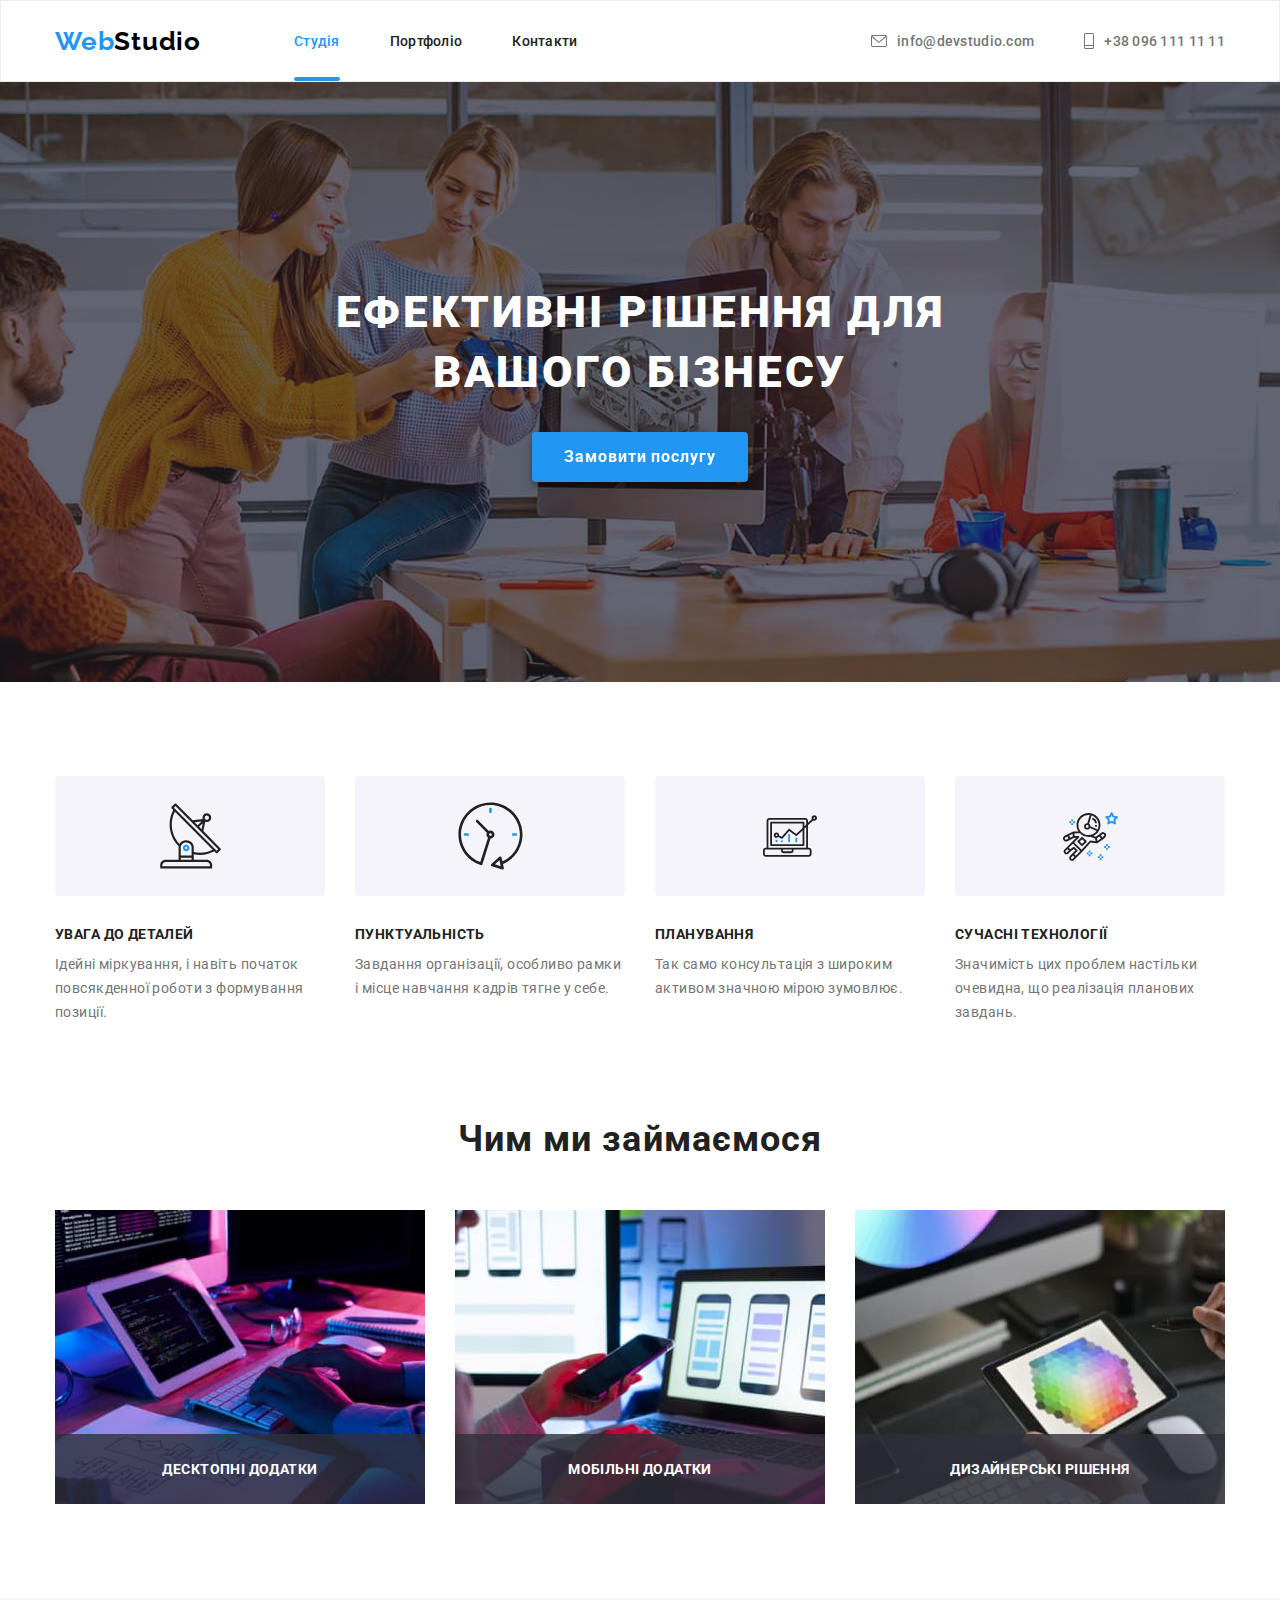
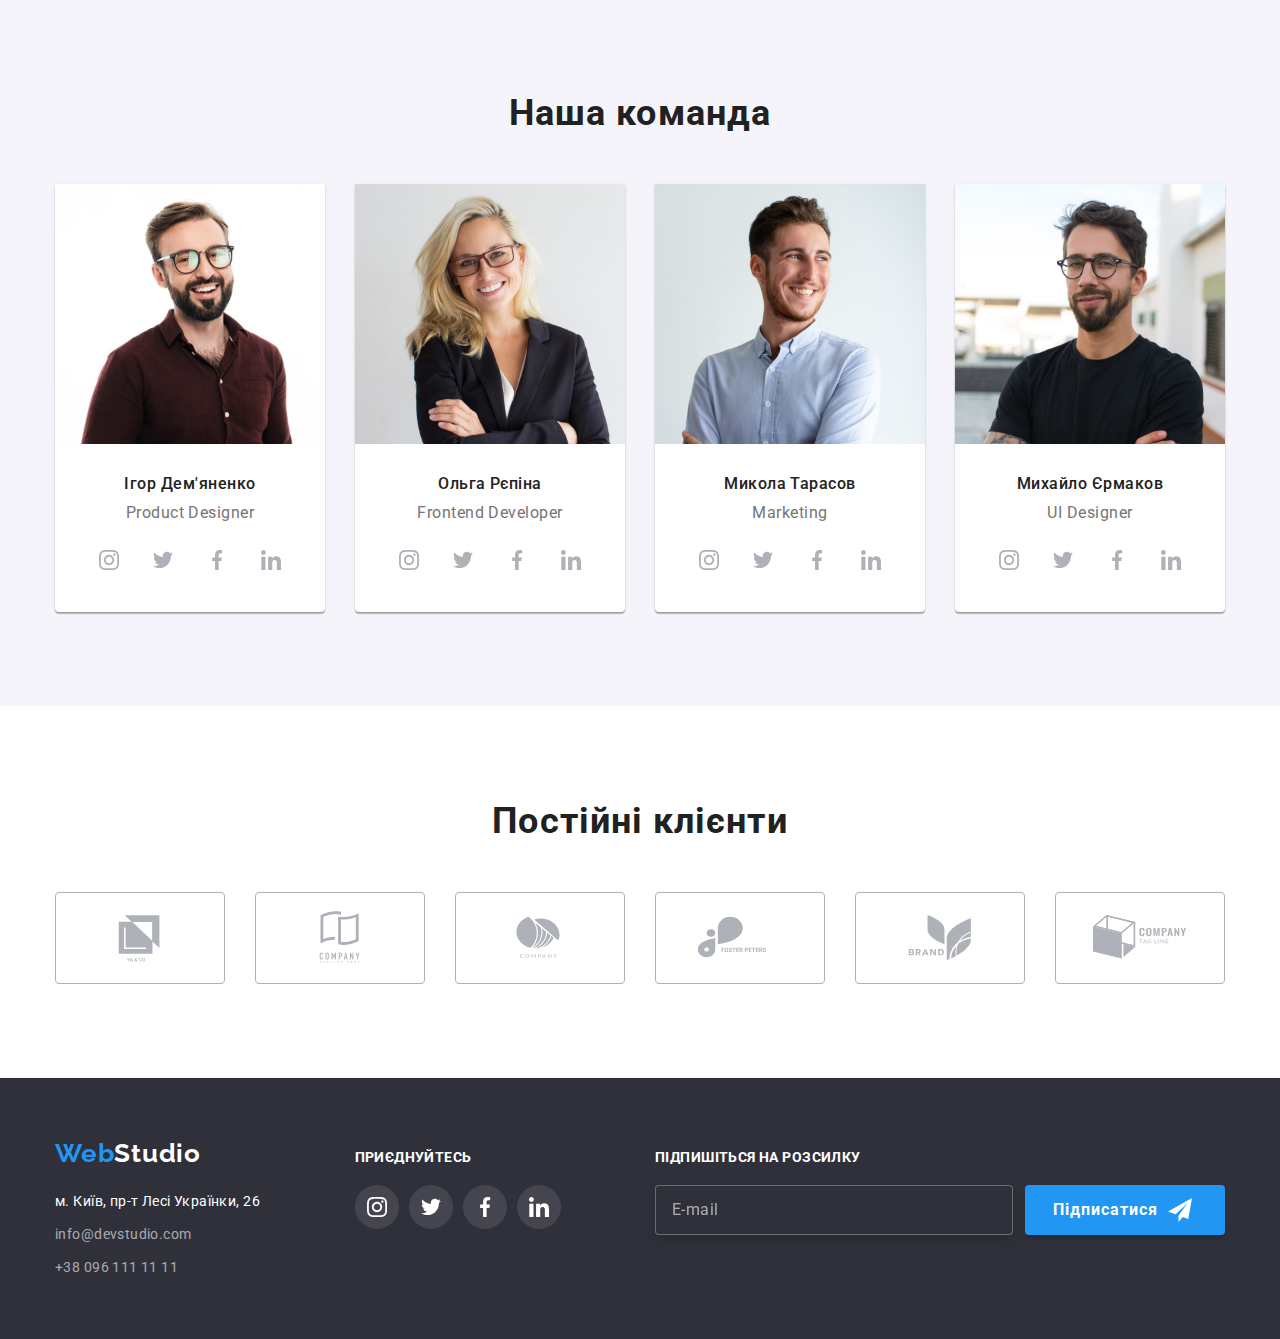
<file: index.html>
<!DOCTYPE html>
<html lang="uk">
<head>
    <meta charset="UTF-8">
    <meta http-equiv="X-UA-Compatible" content="IE=edge">
    <meta name="viewport" content="width=device-width, initial-scale=1.0">
    <title>Document</title>
    <!--Fonts-->
    <link rel="preconnect" href="https://fonts.googleapis.com">
    <link rel="preconnect" href="https://fonts.gstatic.com" crossorigin>
    <link href="https://fonts.googleapis.com/css2?family=Raleway:wght@700&family=Roboto:wght@400;500;700;900&display=swap" rel="stylesheet">
    <link rel="stylesheet" href="https://cdnjs.cloudflare.com/ajax/libs/modern-normalize/1.0.0/modern-normalize.min.css" />
    <!--Styles.css-->
    <link rel="stylesheet" href="./css/styles.css">
</head>
<body class="page">
    <header class="header">
        <div class="container">
            <nav class="main-nav">
                <a class="logo" href="./index.html">
                    Web<span class="studio">Studio</span>
                </a>
            
                <ul class="list header-list">
                    <li class="list-item"><a class="link current nav-link" href="./index.html">Студія</a></li>
                    <li class="list-item"><a class="link nav-link" href="./portfolio.html">Портфоліо</a></li>
                    <li class="list-item"><a class="link nav-link" href="">Контакти</a></li>
                </ul>
            </nav>
            <div class="header-group">
                <ul class="list">
                    <li class="list-item"><a class="link-mail link" href="mailto:info@devstudio.com">
                        <svg class="header-icon" width="16" height="12">
                            <use href="./images/icons.svg#mail"></use>
                        </svg>
                        info@devstudio.com</a></li>
                    <li class="list-item">

                        <a class="link-tel link" href="tel:+380961111111">
                            <svg class="header-icon" width="10" height="16">
                                <use href="./images/icons.svg#tel"></use>
                            </svg>
                            +38 096 111 11 11</a></li>
                </ul>
            </div>
        </div>
    </header>

    <main class="main">
        <section class="hero section">
            <div class="container">
                <h1 class="hero-title">Ефективні рішення для вашого бізнесу</h1>
                <button data-modal-open class="btn main-btn" type="button">Замовити послугу</button>
            </div>
        </section>
        <section class="features section">
                <div class="container">
                    <h2 class="visually-hidden">Особливості</h2>
                    <ul class="list features-list">
                        <li class="list-item features-item">
                            <div class="features-block">
                                <svg class="features-icon" width="65" height="70">
                                    <use href="./images/icons.svg#antenna"></use>
                                </svg>
                            </div>
                            <h3 class="item-title">УВАГА ДО ДЕТАЛЕЙ</h3>
                            <p class="item-text">Ідейні міркування, і навіть початок повсякденної роботи з формування позиції.</p>
                        </li>
                        <li class="list-item features-item">
                            <div class="features-block">
                                <svg class="features-icon" width="67" height="70">
                                    <use href="./images/icons.svg#clock"></use>
                                </svg>
                            </div>
                            <h3 class="item-title">ПУНКТУАЛЬНІСТЬ</h3>
                            <p class="item-text">Завдання організації, особливо рамки і місце навчання кадрів тягне у себе.</p>
                        </li>
                        <li class="list-item features-item">
                            <div class="features-block">
                                <svg class="features-icon" width="70" height="54">
                                    <use href="./images/icons.svg#diagram"></use>
                                </svg>
                            </div>
                            <h3 class="item-title">ПЛАНУВАННЯ</h3>
                            <p class="item-text">Так само консультація з широким активом значною мірою зумовлює.</p>
                        </li>
                        <li class="list-item features-item">
                            <div class="features-block">
                                <svg class="features-icon" width="55" height="61">
                                    <use href="./images/icons.svg#astronaut"></use>
                                </svg>
                            </div>
                            <h3 class="item-title">СУЧАСНІ ТЕХНОЛОГІЇ</h3>
                            <p class="item-text">Значимість цих проблем настільки очевидна, що реалізація планових завдань.</p>
                        </li>
                    </ul>
                </div>
        </section>

        <section class="work-process section" style="padding-top: 0px;">
                <div class="container">
                    <h2 class="title">
                        Чим ми займаємося
                    </h2>
                    <ul class="list work-process-list">
                        <li class="list-item list-thumb">
                            <img src="./images/studio/img-1.jpg" alt="programer working his desk office" class="img" width="370" height="294">
                            <h3 class="name-thumb">Десктопні додатки</h3>
                        </li>
            
                        <li class="list-item list-thumb">
                            <img src="./images/studio/img-2.jpg"
                            alt="designers are developing application smartphones team creators is working interface mobile phones" class="img"
                            width="370" height="294">
                            <h3 class="name-thumb">Мобільні додатки</h3>
                        </li>
            
                        <li class="list-item list-thumb">
                            <img src="./images/studio/img-3.jpg" alt="creative artist web design with working colour selection graphic tablet"
                            class="img" width="370" height="294">
                            <h3 class="name-thumb">Дизайнерські рішення</h3>
                        </li>
                    </ul>
                </div>
        </section>

        <section class="team section">
            <div class="container">
                <h2 class="title">
                    Наша команда
                </h2>
                <ul class="list team-list">
                    <li class="list-item team-item">
                        <img src="./images/studio/img-4.jpg" alt="Product Designer" class="team-img" width="270" height="260">
                        <h3 class="list-title">Ігор Дем'яненко</h3>
                        <p class="list-text">Product Designer</p>
                        <ul class="social-list">
                            <li class="social-item"><a href="" class="social-link link" aria-label="Instagram">
                                <svg class="social-icon" width="20" height="20">
                                    <use href="./images/icons.svg#instagram"></use>
                                </svg>
                            </a></li>
                            <li class="social-item"><a href="" class="social-link link" aria-label="Twitter">
                                <svg class="social-icon" width="20" height="20">
                                    <use href="./images/icons.svg#twitter"></use>
                                </svg>
                            </a></li>
                            <li class="social-item"><a href="" class="social-link link" aria-label="Facebook">
                                <svg class="social-icon" width="20" height="20">
                                    <use href="./images/icons.svg#facebook"></use>
                                </svg>
                            </a></li>
                            <li class="social-item"><a href="" class="social-link link" aria-label="Linkedin">
                                <svg class="social-icon" width="20" height="20">
                                    <use href="./images/icons.svg#linkedin"></use>
                                </svg>
                            </a></li>
                        </ul>
                    </li>
                    <li class="list-item team-item">
                        <img src="./images/studio/img-5.jpg" alt="Frontend Developer" class="team-img" width="270" height="260">
                        <h3 class="list-title">Ольга Рєпіна</h3>
                        <p class="list-text">Frontend Developer</p>
                        <ul class="social-list">
                            <li class="social-item"><a href="" class="social-link link" aria-label="Instagram">
                                    <svg class="social-icon" width="20" height="20">
                                        <use href="./images/icons.svg#instagram"></use>
                                    </svg>
                                </a></li>
                            <li class="social-item"><a href="" class="social-link link" aria-label="Twitter">
                                    <svg class="social-icon" width="20" height="20">
                                        <use href="./images/icons.svg#twitter"></use>
                                    </svg>
                                </a></li>
                            <li class="social-item"><a href="" class="social-link link" aria-label="Facebook">
                                    <svg class="social-icon" width="20" height="20">
                                        <use href="./images/icons.svg#facebook"></use>
                                    </svg>
                                </a></li>
                            <li class="social-item"><a href="" class="social-link link" aria-label="Linkedin">
                                    <svg class="social-icon" width="20" height="20">
                                        <use href="./images/icons.svg#linkedin"></use>
                                    </svg>
                                </a></li>
                        </ul>
                    </li>
                    <li class="list-item team-item">
                        <img src="./images/studio/img-6.jpg" alt="Marketing" class="team-img" width="270" height="260">
                        <h3 class="list-title">Микола Тарасов</h3>
                        <p class="list-text">Marketing</p>
                        <ul class="social-list">
                            <li class="social-item"><a href="" class="social-link link" aria-label="Instagram">
                                    <svg class="social-icon" width="20" height="20">
                                        <use href="./images/icons.svg#instagram"></use>
                                    </svg>
                                </a></li>
                            <li class="social-item"><a href="" class="social-link link" aria-label="Twitter">
                                    <svg class="social-icon" width="20" height="20">
                                        <use href="./images/icons.svg#twitter"></use>
                                    </svg>
                                </a></li>
                            <li class="social-item"><a href="" class="social-link link" aria-label="Facebook">
                                    <svg class="social-icon" width="20" height="20">
                                        <use href="./images/icons.svg#facebook"></use>
                                    </svg>
                                </a></li>
                            <li class="social-item"><a href="" class="social-link link" aria-label="Linkedin">
                                    <svg class="social-icon" width="20" height="20">
                                        <use href="./images/icons.svg#linkedin"></use>
                                    </svg>
                                </a></li>
                        </ul>
                    </li>
                    <li class="list-item team-item">
                        <img src="./images/studio/img-7.jpg" alt="UI Designer" class="team-img" width="270" height="260">
                        <h3 class="list-title">Михайло Єрмаков</h3>
                        <p class="list-text">UI Designer</p>
                        <ul class="social-list">
                            <li class="social-item"><a href="" class="social-link link" aria-label="Instagram">
                                    <svg class="social-icon" width="20" height="20">
                                        <use href="./images/icons.svg#instagram"></use>
                                    </svg>
                                </a></li>
                            <li class="social-item"><a href="" class="social-link link" aria-label="Twitter">
                                    <svg class="social-icon" width="20" height="20">
                                        <use href="./images/icons.svg#twitter"></use>
                                    </svg>
                                </a></li>
                            <li class="social-item"><a href="" class="social-link link" aria-label="Facebook">
                                    <svg class="social-icon" width="20" height="20">
                                        <use href="./images/icons.svg#facebook"></use>
                                    </svg>
                                </a></li>
                            <li class="social-item"><a href="" class="social-link link" aria-label="Linkedin">
                                    <svg class="social-icon" width="20" height="20">
                                        <use href="./images/icons.svg#linkedin"></use>
                                    </svg>
                                </a></li>
                        </ul>
                    </li>
                </ul>
            </div>
        </section>

        <section class="customers section">
            <div class="customers-block container">
                <h2 class="title">Постійні клієнти</h2>
                <ul class="customers-list">
                    <li class="customers-item">
                        <a href="" class="customers-link">
                            <svg class="customers-icon" width="106" height="60">
                                <use href="./images/icons.svg#logo-1"></use>
                            </svg></a>
                    </li>
                    <li class="customers-item">
                        <a href="" class="customers-link">
                            <svg class="customers-icon" width="106" height="60">
                                <use href="./images/icons.svg#logo-2"></use>
                            </svg></a>
                    </li>
                    <li class="customers-item">
                        <a href="" class="customers-link">
                            <svg class="customers-icon" width="106" height="60">
                                <use href="./images/icons.svg#logo-3"></use>
                            </svg></a>
                    </li>
                    <li class="customers-item">
                        <a href="" class="customers-link">
                            <svg class="customers-icon" width="106" height="60">
                                <use href="./images/icons.svg#logo-4"></use>
                            </svg>
                        </a>
                    </li>
                    <li class="customers-item">
                        <a href="" class="customers-link">
                            <svg class="customers-icon" width="106" height="60">
                                <use href="./images/icons.svg#logo-5"></use>
                            </svg>
                        </a>
                    </li>
                    <li class="customers-item">
                        <a href="" class="customers-link">
                            <svg class="customers-icon" width="106" height="60">
                                <use href="./images/icons.svg#logo-6"></use>
                            </svg>
                        </a>
                    </li>
                </ul>
            </div>
        </section>
    </main>

    <footer class="footer">
        <div class="container f-container">
            <div class="address-group">
                <a class="logo logo-f" href="./index.html">Web<span class="f-studio">Studio</span></a>
                <address class="contacts-address">
                    <ul class="list">
                        <li class="list-item"><a class="link address" href="">м. Київ, пр-т Лесі Українки, 26</a></li>
                        <li class="list-item"><a class="link mail" href="mailto:info@devstudio.com">info@devstudio.com</a></li>
                        <li class="list-item"><a class="link tel" href="tel:+380961111111">+38 096 111 11 11</a></li>
                    </ul>
                </address>
            </div>
            <div class="join">
                <h3 class="join-name">приєднуйтесь</h3>
                <ul class="join-list">
                    <li class="join-item"><a href="" class="join-link link" aria-label="Instagram">
                            <svg class="join-icon" width="20" height="20">
                                <use href="./images/icons.svg#instagram"></use>
                            </svg>
                        </a></li>
                    <li class="join-item"><a href="" class="join-link link" aria-label="Twitter">
                            <svg class="join-icon" width="20" height="20">
                                <use href="./images/icons.svg#twitter"></use>
                            </svg>
                        </a></li>
                    <li class="join-item"><a href="" class="join-link link" aria-label="Facebook">
                            <svg class="join-icon" width="20" height="20">
                                <use href="./images/icons.svg#facebook"></use>
                            </svg>
                        </a></li>
                    <li class="join-item"><a href="" class="join-link link" aria-label="Linkedin">
                            <svg class="join-icon" width="20" height="20">
                                <use href="./images/icons.svg#linkedin"></use>
                            </svg>
                        </a></li>
                </ul>
            </div>
            <div class="telegram">
                <form class="telegram-register" name="registor-form" >
                    <label for="telegram-mail" class="telegram-mail">
                        <span class="telegram-name">
                            Підпишіться на розсилку
                        </span>
                        <input class="telegram-form" type="email" id="telegram-mail" name="telegram-male" placeholder="E-mail">
                    </label>
                    <button class="telegram-btn" type="submit">
                        Підписатися
                        <svg class="telegram-icon" width="24" height="24">
                            <use href="./images/icons.svg#telegram"></use>
                        </svg>
                    </button>
                </form>
            </div>
        </div>
    </footer>

    <!-- modal window -->
    <div class="backdrop is-hidden" data-modal>
        <div class="modal">
            <h2 class="modal-name">Залиште свої дані, ми вам передзвонимо</h2>
            <button data-modal-close class="modal-btn" type="button">
                <svg class="modal-btn-icon" width="11" height="11">
                    <use href="./images/icons.svg#close"></use>
                </svg>
            </button>
            <form class="register-form" name="register-form" autocomplete="on">
                <label class="form" for="user-name">
                    <span class="user">Ім'я</span>
                    <div class="box-input">
                        <input class="form-box" type="text" id="user-name" name="user-name" placeholder="">
                        <svg class="user-icon" width="12" height="12">
                            <use href="./images/icons.svg#user-name"></use>
                        </svg>
                    </div>
                </label>
                <label class="form" for="user-tel">
                    <span class="user">Телефон</span>
                    <div class="box-input">
                        <input class="form-box" type="text" id="user-tel" name="user-tel" placeholder="">
                        <svg class="user-icon" width="13" height="13">
                            <use href="./images/icons.svg#user-tel"></use>
                        </svg>
                    </div>
                </label>
                <label class="form" for="user-mail">
                    <span class="user">Пошта</span>
                    <div class="box-input">
                        <input class="form-box" type="text" id="user-mail" name="user-mail" placeholder="">
                        <svg class="user-icon" width="15" height="12">
                            <use href="./images/icons.svg#user-mail"></use>
                        </svg>
                    </div>
                </label>
                <label class="form form-com" for="commit">
                    <span class="user">Коментар</span>
                    <textarea class="form-commit" type="text" id="commit" name="commit" placeholder="Введіть текст"></textarea>
                </label>
                <label class="form-click">
                    <input class="checkbox" type="checkbox" name="agree" value="agree">
                    <svg class="checkbox-icon" width="16" height="15">
                        <use class="checkbox-use" href="./images/icons.svg#checkbox"></use>
                        <use class="check-use" href="./images/icons.svg#check"></use>
                    </svg>
                    Погоджуюся з розсилкою та приймаю <a class="checkbox-link" target="_blank" href="">Умови договору</a>
                </label>
                <button class="submit-btn" type="submit">Відправити</button>
            </form>
        </div>
    </div>

    <script src="./js/modal.js"></script>
</body>
</html>
</file>
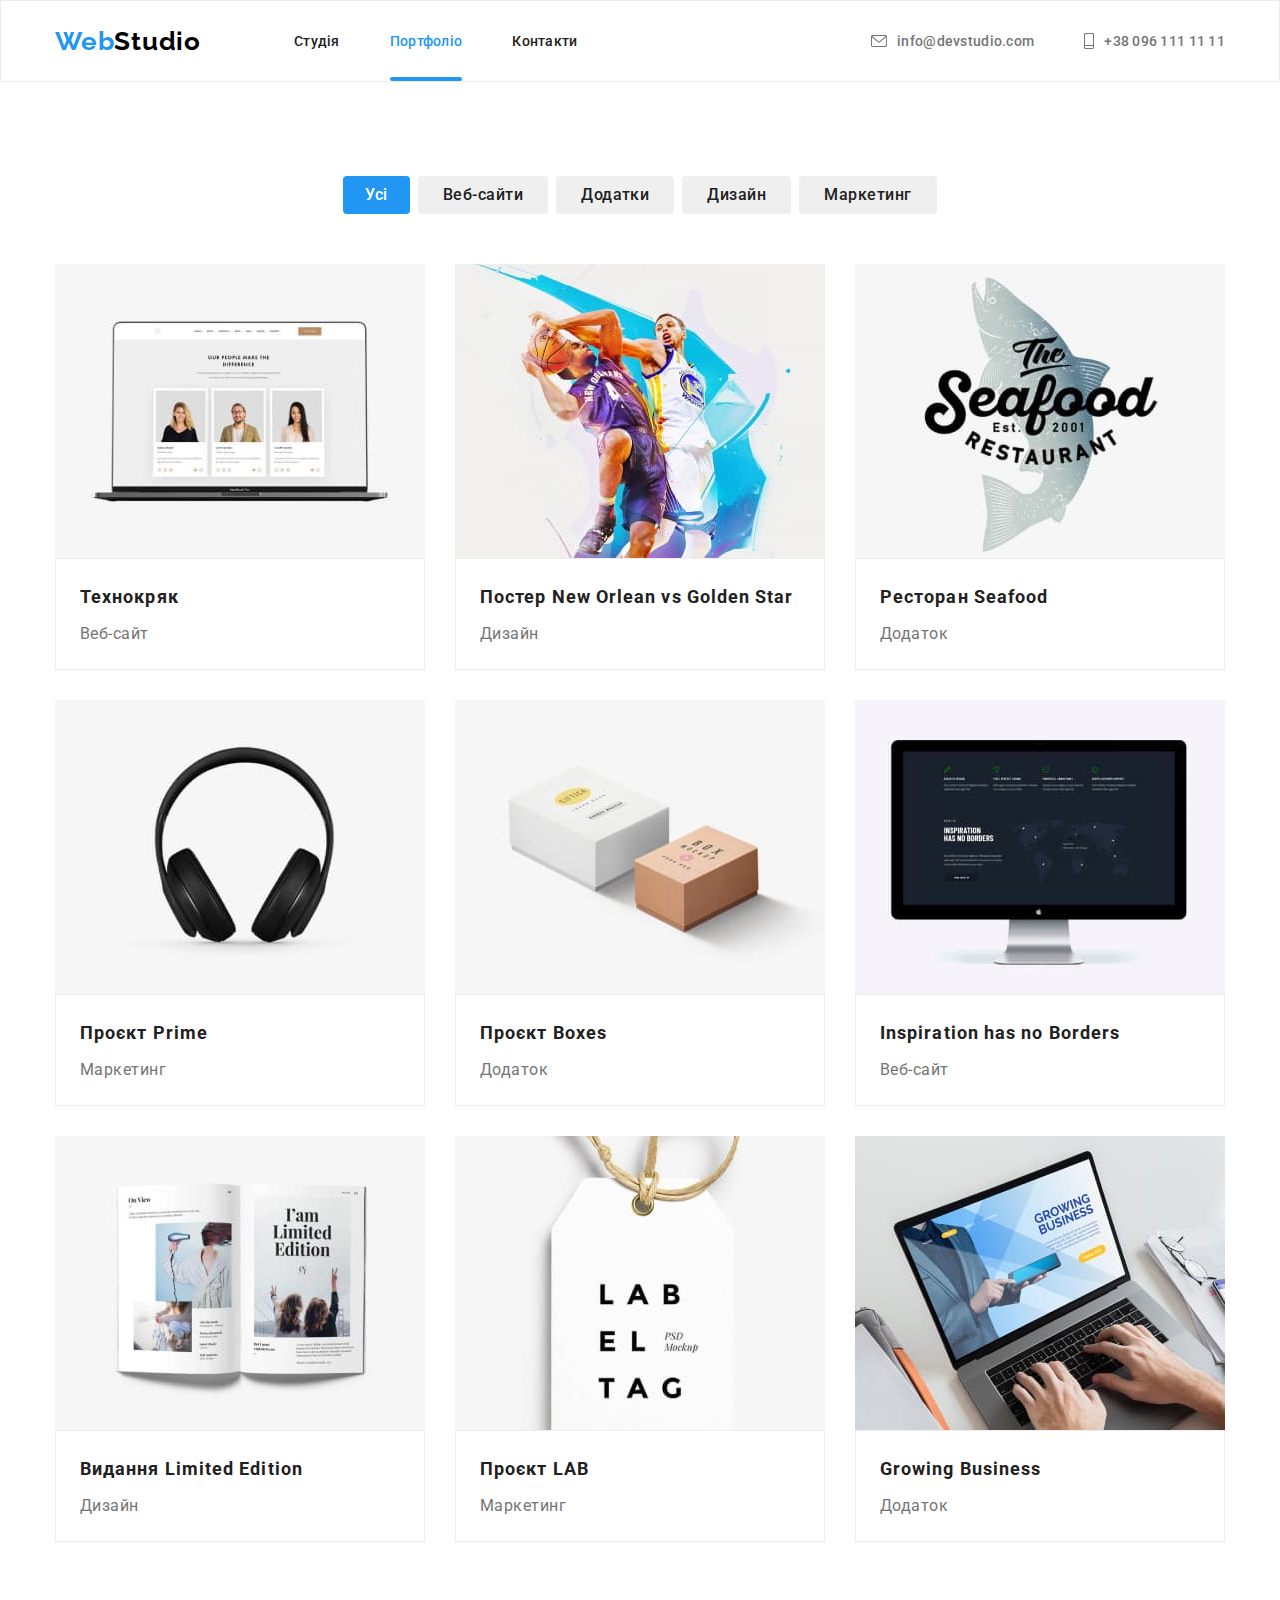
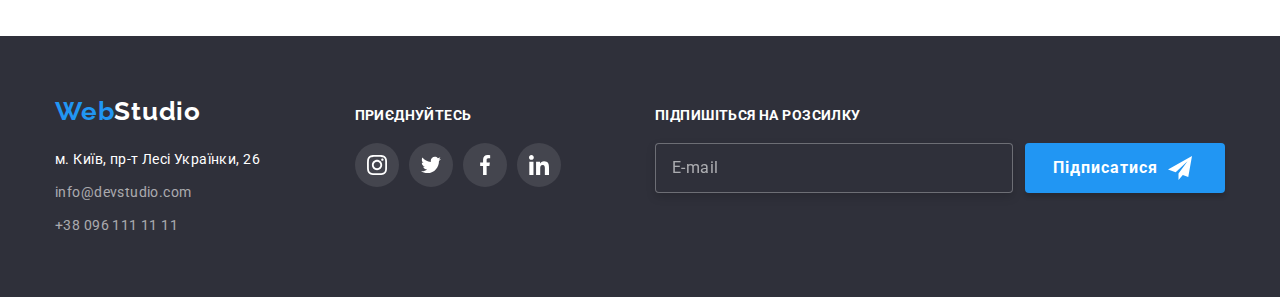
<file: portfolio.html>
<!DOCTYPE html>
<html lang="uk">

<head>
    <meta charset="UTF-8">
    <meta http-equiv="X-UA-Compatible" content="IE=edge">
    <meta name="viewport" content="width=device-width, initial-scale=1.0">
    <title>Document</title>
    <!--Fonts-->
    <link rel="preconnect" href="https://fonts.googleapis.com">
    <link rel="preconnect" href="https://fonts.gstatic.com" crossorigin>
    <link
        href="https://fonts.googleapis.com/css2?family=Raleway:wght@700&family=Roboto:wght@400;500;700;900&display=swap"
        rel="stylesheet">
        <link rel="stylesheet" href="https://cdnjs.cloudflare.com/ajax/libs/modern-normalize/1.0.0/modern-normalize.min.css" />
    <!--Styles.css-->
    <link rel="stylesheet" href="./css/styles.css">
</head>

<body class="page">
    <header class="header">
        <div class="container">
            <nav class="main-nav">
                <a class="logo" href="./index.html">
                    Web<span class="studio">Studio</span>
                </a>
            
                <ul class="list header-list">
                    <li class="list-item"><a class="link nav-link" href="./index.html">Студія</a></li>
                    <li class="list-item"><a class="link current nav-link" href="./portfolio.html">Портфоліо</a></li>
                    <li class="list-item"><a class="link nav-link" href="">Контакти</a></li>
                </ul>
            </nav>
            
            <ul class="list">
                <li class="list-item"><a class="link-mail link" href="mailto:info@devstudio.com">
                        <svg class="header-icon" width="16" height="12">
                            <use href="./images/icons.svg#mail"></use>
                        </svg>
                        info@devstudio.com</a></li>
                <li class="list-item">
                    <a class="link-tel link" href="tel:+380961111111">
                        <svg class="header-icon" width="10" height="16">
                            <use href="./images/icons.svg#tel"></use>
                        </svg>
                        +38 096 111 11 11</a>
                </li>
            </ul>
        </div>
    </header>

    <main class="main-p">
        <section class="section">
            <div class="container">
                <h1 class="visually-hidden">Розділи</h1>
                <ul class="btn-list list">
                    <li class="btn-item"><button class="btn-p btn-current" type="button">Усі</button></li>
                    <li class="btn-item"><button class="btn-p" type="button">Веб-сайти</button></li>
                    <li class="btn-item"><button class="btn-p" type="button">Додатки</button></li>
                    <li class="btn-item"><button class="btn-p" type="button">Дизайн</button></li>
                    <li class="btn-item"><button class="btn-p" type="button">Маркетинг</button></li>
                </ul>
            
                <ul class="variation-list list">
                    <li class="variation-item">
                        <a href="" class="variation-link link">
                            <div class="card-thumb">
                                <img src="./images/portfolio/img-8.jpg" alt="Технокряк" class="img img-p" width="370" height="294">
                                <p class="text-thumb">Ресурс пропонує комплексні пропозиції з різним рівнем функціоналу та сервісів. Все це дозволить відвідувачу отримати вичерпні відомості про компанію чи приватну особу.</p>
                            </div>
                            <div class="border">
                                <h3 class="list-title-p">Технокряк</h3>
                                <p class="list-text-p">Веб-сайт</p>
                            </div>
                        </a>
                    </li>
                    <li class="variation-item">
                        <a href="" class="variation-link link">
                            <div class="card-thumb">
                                <img src="./images/portfolio/img-9.jpg" alt="Постер New Orlean vs Golden Star" class="img img-p" width="370" height="294">
                                <p class="text-thumb">Ресурс пропонує комплексні пропозиції з різним рівнем функціоналу та сервісів. Все це дозволить відвідувачу отримати вичерпні відомості про компанію чи приватну особу.</p>
                            </div>
                            <div class="border">
                                <h3 class="list-title-p">Постер New Orlean vs Golden Star</h3>
                                <p class="list-text-p">Дизайн</p>
                            </div>
                        </a>
                    </li>
                    <li class="variation-item">
                        <a href="" class="variation-link link">
                            <div class="card-thumb">
                                <img src="./images/portfolio/img-10.jpg" alt="Ресторан Seafood" class="img img-p" width="370" height="294">
                                <p class="text-thumb">Ресурс пропонує комплексні пропозиції з різним рівнем функціоналу та сервісів. Все це дозволить відвідувачу отримати вичерпні відомості про компанію чи приватну особу.</p>
                            </div>
                            <div class="border">
                                <h3 class="list-title-p">Ресторан Seafood</h3>
                                <p class="list-text-p">Додаток</p>
                            </div>
                        </a>
                    </li>
                    <li class="variation-item">
                        <a href="" class="variation-link link">
                            <div class="card-thumb">
                                <img src="./images/portfolio/img-11.jpg" alt="Проєкт Prime" class="img img-p" width="370" height="294">
                                <p class="text-thumb">Ресурс пропонує комплексні пропозиції з різним рівнем функціоналу та сервісів. Все це дозволить відвідувачу отримати вичерпні відомості про компанію чи приватну особу.</p>
                            </div>
                            <div class="border">
                                <h3 class="list-title-p">Проєкт Prime</h3>
                                <p class="list-text-p">Маркетинг</p>
                            </div>
                        </a>
                    </li>
                    <li class="variation-item">
                        <a href="" class="variation-link link">
                            <div class="card-thumb">
                                <img src="./images/portfolio/img-12.jpg" alt="Проєкт Boxes" class="img img-p" width="370" height="294">
                                <p class="text-thumb">Ресурс пропонує комплексні пропозиції з різним рівнем функціоналу та сервісів. Все це дозволить відвідувачу отримати вичерпні відомості про компанію чи приватну особу.</p>
                            </div>
                            <div class="border">
                                <h3 class="list-title-p">Проєкт Boxes</h3>
                                <p class="list-text-p">Додаток</p>
                            </div>
                        </a>
                    </li>
                    <li class="variation-item">
                        <a href="" class="variation-link link">
                            <div class="card-thumb">
                                <img src="./images/portfolio/img-13.jpg" alt="UI Designer" class="img img-p" width="370" height="294">
                                <p class="text-thumb">Ресурс пропонує комплексні пропозиції з різним рівнем функціоналу та сервісів. Все це дозволить відвідувачу отримати вичерпні відомості про компанію чи приватну особу.</p>
                            </div>
                            <div class="border">
                                <h3 class="list-title-p">Inspiration has no Borders</h3>
                                <p class="list-text-p">Веб-сайт</p>
                            </div>
                        </a>
                    </li>
                    <li class="variation-item">
                        <a href="" class="variation-link link">
                            <div class="card-thumb">
                                <img src="./images/portfolio/img-14.jpg" alt="Видання Limited Edition" class="img img-p" width="370" height="294">
                                <p class="text-thumb">Ресурс пропонує комплексні пропозиції з різним рівнем функціоналу та сервісів. Все це дозволить відвідувачу отримати вичерпні відомості про компанію чи приватну особу.</p>
                            </div>
                            <div class="border">
                                <h3 class="list-title-p">Видання Limited Edition</h3>
                                <p class="list-text-p">Дизайн</p>
                            </div>
                        </a>
                    </li>
                    <li class="variation-item">
                        <a href="" class="variation-link link">
                            <div class="card-thumb">
                                <img src="./images/portfolio/img-15.jpg" alt="Проєкт LAB" class="img img-p" width="370" height="294">
                                <p class="text-thumb">Ресурс пропонує комплексні пропозиції з різним рівнем функціоналу та сервісів. Все це дозволить відвідувачу отримати вичерпні відомості про компанію чи приватну особу.</p>
                            </div>
                            <div class="border">
                                <h3 class="list-title-p">Проєкт LAB</h3>
                                <p class="list-text-p">Маркетинг</p>
                            </div>
                        </a>
                    </li>
                    <li class="variation-item">
                        <a href="" class="variation-link link">
                            <div class="card-thumb">
                                <img src="./images/portfolio/img-16.jpg" alt="UI Designer" class="img img-p" width="370" height="294">
                                <p class="text-thumb">Ресурс пропонує комплексні пропозиції з різним рівнем функціоналу та сервісів. Все це дозволить відвідувачу отримати вичерпні відомості про компанію чи приватну особу.</p>
                            </div>
                            <div class="border">
                                <h3 class="list-title-p">Growing Business</h3>
                                <p class="list-text-p">Додаток</p>
                            </div>
                        </a>
                    </li>
                </ul>
            </div>
        </section>
    </main>

    <footer class="footer">
        <div class="container f-container">
            <div class="address-group">
                <a class="logo logo-f" href="./index.html">Web<span class="f-studio">Studio</span></a>
                <address class="contacts-address">
                    <ul class="list">
                        <li class="list-item"><a class="link address" href="">м. Київ, пр-т Лесі Українки, 26</a></li>
                        <li class="list-item"><a class="link mail" href="mailto:info@devstudio.com">info@devstudio.com</a></li>
                        <li class="list-item"><a class="link tel" href="tel:+380961111111">+38 096 111 11 11</a></li>
                    </ul>
                </address>
            </div>
            <div class="join">
                <h3 class="join-name">приєднуйтесь</h3>
                <ul class="join-list">
                    <li class="join-item"><a href="" class="join-link link" aria-label="Instagram">
                            <svg class="join-icon" width="20" height="20">
                                <use href="./images/icons.svg#instagram"></use>
                            </svg>
                        </a></li>
                    <li class="join-item"><a href="" class="join-link link" aria-label="Twitter">
                            <svg class="join-icon" width="20" height="20">
                                <use href="./images/icons.svg#twitter"></use>
                            </svg>
                        </a></li>
                    <li class="join-item"><a href="" class="join-link link" aria-label="Facebook">
                            <svg class="join-icon" width="20" height="20">
                                <use href="./images/icons.svg#facebook"></use>
                            </svg>
                        </a></li>
                    <li class="join-item"><a href="" class="join-link link" aria-label="Linkedin">
                            <svg class="join-icon" width="20" height="20">
                                <use href="./images/icons.svg#linkedin"></use>
                            </svg>
                        </a></li>
                </ul>
            </div>
            <div class="telegram">
                <form class="telegram-register" name="registor-form">
                    <label for="telegram-mail" class="telegram-mail">
                        <span class="telegram-name">
                            Підпишіться на розсилку
                        </span>
                        <input class="telegram-form" type="text" id="telegram-mail" name="telegram-male" placeholder="E-mail">
                    </label>
                    <button class="telegram-btn" type="submit">
                        Підписатися
                        <svg class="telegram-icon" width="24" height="24">
                            <use href="./images/icons.svg#telegram"></use>
                        </svg>
                    </button>
                </form>
            </div>
        </div>
    </footer>
</body>

</html>
</file>
<file: css/styles.css>
:root {
/* fonts */
--main-font: Roboto, sans-serif;
--secondary-font: Raleway, sans-serif;
/* text colors*/
--main-txt-cl: #212121;
--light-txt-cl: #ffffff;
--txt-cl: #757575;
--logo-cl: #2196F3;
--accent-txt-cl: #2196F3;
/* background colors*/
--main-bg-cl: #f5f5f5;
--second-bg-cl: #2F303A;
--btn-bg-cl: #188ce8;
/* others*/
--main-icon-cl: #AFB1B8;
--bgcl-icon-cl: #F5F4FA;
--brd-cl: #ECECEC;
}

html {
    box-sizing: border-box;
}

.page {
color: var(--main-txt-cl);
font-family: var(--main-font);
font-size: 14px;
}

h1,
h2,
h3,
h4,
h5,
h6,
p {
    margin: 0;
}

img {
    display: block;
    max-width: 100%;
    height: auto;
}

.link {
    text-decoration: none;
    color: currentColor;
    display: flex;
    align-items: center;
}


.list {
    list-style: none;
}

.container {
    width: 1200px;
    padding-left: 15px;
    padding-right: 15px;
    margin-left: auto;
    margin-right: auto;

}

.section{ 
    padding-top: 94px;
    padding-bottom: 94px;
}

ul {
    list-style: none;
    margin: 0;
    padding: 0;
}

/*Header*/
.header .container,
.header .main-nav,
.header .list {
    display: flex;
    align-items: center;
}

.header .main-nav {
    margin-right: auto;
}

.header .header-list{
    gap: 50px;
}

.header .nav-link{
    position: relative;
    display: block;
    padding-top: 32px;
    padding-bottom: 32px;

}

.header .link-mail {
    margin-right: 50px;
}

.header {
    background-color: var(--light-txt-cl);
    border: 1px solid var(--brd-cl);
}

.header .link {
    font-weight: 500;
    font-size: 14px;
    line-height: calc(16/14);
    letter-spacing: 0.02em;
    color: var(--main-txt-cl);

    transition-property: color;
    transition-duration: 250ms;
    transition-timing-function: cubic-bezier(0.4, 0, 0.2, 1);
}

.header .link-mail,
.header .link-tel {
    color: var(--txt-cl);
}

.current::after {
    position: absolute;
    content: "";
    width: 100%;
    height: 4px;
    background-color: var(--accent-txt-cl);
    border-radius: 2px;

    display: block;
    bottom: 0;
}

.header .current {
    color: var(--accent-txt-cl);
}

.header .current::after {
    position: absolute;
    background: var(--accent-txt-cl);
    border-radius: 2px;
}


.header .link:hover,
.header .link:focus {
    color: var(--accent-txt-cl);
}

.link:hover .header-icon,
.link:focus .header-icon {
    fill: var(--accent-txt-cl);
}

.header .header-icon {
    fill: var(--txt-cl);
    margin-right: 10px;

    transition-property: fill;
    transition-duration: 250ms;
    transition-timing-function: cubic-bezier(0.4, 0, 0.2, 1);
}

.logo {
    font-family: var(--secondary-font);
    font-weight: 700;
    font-size: 26px;
    line-height: calc(31/26);
    letter-spacing: 0.03em;
    text-decoration: none;
    color: var(--logo-cl);
}

.header .logo {
    margin-right: 93px;
}

.studio {
    color: #000000;
}

/*Main Studio*/

.features-list, 
.team-list,
.work-process-list  {
    gap: 30px;
}

.main .work-process-list {
    margin-right: auto;
    margin-left: auto;
}

.list-thumb {
    position: relative;
}

.name-thumb {
    font-style: normal;
    font-weight: 700;
    font-size: 14px;
    line-height: calc(16/14);
    text-align: center;
    letter-spacing: 0.03em;
    text-transform: uppercase;
    color: var(--light-txt-cl);
    width: 370px;

    position: absolute;
    bottom: 0px;
    background: rgba(47, 48, 58, 0.8);
    padding-top: 27px;
    padding-bottom: 27px;
}


.main-p .btn-list {
    gap: 8px;
}

.features-item {
    width: 270px;
}

.item-title {
    margin-bottom: 10px;
}

.title {
    margin-bottom: 50px;
}

.team-img {
    padding-bottom: 30px;
}

.team .list-title {
    margin-bottom: 10px;
}

.team .list-item {
    box-shadow: 0px 1px 3px rgba(0, 0, 0, 0.12), 0px 1px 1px rgba(0, 0, 0, 0.14), 0px 2px 1px rgba(0, 0, 0, 0.2);
    border-radius: 0px 0px 4px 4px;
}



.hero {
    margin-left: auto;
    margin-right: auto;
    max-width: 1600px;
    padding: 200px 0px;
    background-image: linear-gradient(rgba(47, 48, 58, 0.4), rgba(47, 48, 58, 0.4)), url(../images/portfolio/img-f.jpg);
    background-repeat: no-repeat;
    background-position: 50% 50%;
}

.main .list,
.main-p .btn-list {
    display: flex;
}

.main .main-btn {
    margin-right: auto;
    margin-left: auto;
    padding: 10px 32px;
    border: 0px;
    filter: drop-shadow(0px 4px 4px rgba(0, 0, 0, 0.25));
}

.main .hero-title {
    font-weight: 900;
    font-size: 44px;
    line-height: calc(60/44);
    text-align: center;
    letter-spacing: 0.06em;
    text-transform: uppercase;
    color: var(--light-txt-cl);
    width: 696px;
    height: 120px;
    margin-right: auto;
    margin-left: auto;
    margin-bottom: 30px;
}

.main .btn {
    font-family: inherit;
    font-weight: 700;
    font-size: 16px;
    line-height: calc(30/16);
    display: flex;
    align-items: center;
    text-align: center;
    letter-spacing: 0.06em;
    color: var(--light-txt-cl);
    background-color: #2196F3;
    cursor: pointer;
    box-shadow: 0px 4px 4px rgba(0, 0, 0, 0.15);
    border-radius: 4px;
}

.main .item-title {
    font-weight: 700;
    font-size: 14px;
    line-height: calc(16 / 14);
    letter-spacing: 0.03em;
    text-transform: uppercase;
    color: var(--main-txt-cl)
}

.main .item-text {
    font-size: 14px;
    line-height: calc(24 / 14);
    letter-spacing: 0.03em;
    color: var(--txt-cl);
}

.main .title {
    font-weight: 700;
    font-size: 36px;
    line-height: calc(42 / 36);
    text-align: center;
    letter-spacing: 0.03em;
    color: var(--main-txt-cl)
}

.main .list-title{
    font-weight: 500;
    font-size: 16px;
    line-height: calc(19 / 16);
    text-align: center;
    letter-spacing: 0.03em;
    color:var(--main-txt-cl)
}

.main .list-text {
    font-size: 16px;
    line-height: calc(19 /16);
    text-align: center;
    letter-spacing: 0.03em;
    color: var(--txt-cl);
    margin-bottom: 16px;
}

.main .team {
    background-color:var(--bgcl-icon-cl);
}

.main .team-item {
    background-color: var(--light-txt-cl)
}

.visually-hidden {
    position: absolute;
    width: 1px;
    height: 1px;
    margin: -1px;
    border: 0;
    padding: 0;
    white-space: nowrap;
    clip-path: inset(100%);
    clip: rect(0 0 0 0);
    overflow: hidden;
}

.hero-group {
    padding-top: 200px;
    padding-bottom: 200px;
}

.features-block {
    display: flex;
    align-items: center;
    justify-content: center;
    width: 270px;
    height: 120px;
    background-color: var(--bgcl-icon-cl);
    border-radius: 4px;
    margin-bottom: 30px;
}


.social-link {
    display: flex;
    align-items: center;
    justify-content: center;
    width: 44px;
    height: 44px;
    border-color: var(--light-txt-cl);
    border-radius: 50%;
    color: var(--main-icon-cl);

    transition-property: color, background-color;
    transition-duration: 250ms;
    transition-timing-function: cubic-bezier(0.4, 0, 0.2, 1);
}

.social-list {
    display: flex;
    gap: 10px;
    justify-content: center;
    padding-bottom: 30px;
}

.social-icon {
    fill: currentColor;
}

.social-item:hover .social-icon,
.social-item:focus .social-icon {
    fill: var(--light-txt-cl);
}

.social-link:hover,
.social-link:focus {
    color: var(--light-txt-cl);
    background-color: var(--accent-txt-cl);
}

.customers-link {
    display: flex;
    align-items: center;
    justify-content: center;
    width: 170px;
    height: 92px;
    border: 1px solid var(--main-icon-cl);
    border-radius: 4px;

    transition-property: border-color;
    transition-duration: 250ms;
    transition-timing-function: cubic-bezier(0.4, 0, 0.2, 1);
}

.customers-list {
    display: flex;
    gap: 30px;
    justify-content: center;
}

.customers-icon {
    fill: var(--main-icon-cl);

    transition-property: fill;
    transition-duration: 250ms;
    transition-timing-function: cubic-bezier(0.4, 0, 0.2, 1);
}

.customers-link:hover .customers-icon,
.customers-link:focus .customers-icon {
    fill: var(--accent-txt-cl);

}

.customers-link:hover,
.customers-link:focus {
    border-color: var(--accent-txt-cl);
}


/*Main Portfolio*/

.btn-list {
    justify-content: center;
    margin-bottom: 50px;
}

.btn-p {
    gap: 8px;
    border: 0;
    border-radius: 4px;

}  

.variation-list {
    display: flex;
    flex-wrap: wrap;
    gap: 30px;
    padding-inline-start: 0px;
}


.border {
    border: 1px solid #EEEEEE;
    padding: 20px 24px;
}

.btn-p {
    font-family: inherit;
    font-weight: 500;
    font-size: 16px;
    line-height: calc(26 / 16);
    text-align: center;
    letter-spacing: 0.03em;
    color: var(--main-txt-cl);
    cursor: pointer;
    list-style: none;
    align-items: center;
    justify-content: center;
    padding: 6px 25px;
    border-radius: 4px;

    transition-property: color, background-color, box-shadow;
    transition-duration: 250ms;
    transition-timing-function: cubic-bezier(0.4, 0, 0.2, 1);
}

.btn-current {
    color: var(--light-txt-cl);
    background-color: var(--accent-txt-cl);
    padding: 6px 22px;
}
.btn-p:hover,
.btn-p:focus {
    color: var(--light-txt-cl);
    background-color: var(--accent-txt-cl);
    box-shadow: 0px 3px 1px rgba(0, 0, 0, 0.1), 0px 1px 2px rgba(0, 0, 0, 0.08), 0px 2px 2px rgba(0, 0, 0, 0.12);
}

.list-title-p {
    font-weight: 700;
    font-size: 18px;
    line-height: calc(36 / 18);
    letter-spacing: 0.06em;
    color: var(--main-txt-cl);
    margin-bottom: 4px;
}

.list-text-p {
    font-size: 16px;
    line-height: calc(30 / 16);
    letter-spacing: 0.03em;
    color: var(--txt-cl)
}

.variation-link {
    display: block;

    transition-property: box-shadow;
    transition-duration: 250ms;
    transition-timing-function: cubic-bezier(0.4, 0, 0.2, 1);
}

.variation-link:hover,
.variation-link:focus {
    box-shadow: 0px 1px 1px rgba(0, 0, 0, 0.12), 0px 4px 4px rgba(0, 0, 0, 0.06), 1px 4px 6px rgba(0, 0, 0, 0.16);
}

.variation-link:hover .text-thumb,
.variation-link:focus .text-thumb {
    transform: translatex(0);
}

.card-thumb {
    position: relative;
    overflow: hidden;
}

.text-thumb {
    position: absolute;
    font-style: normal;
    font-weight: 400;
    font-size: 18px;
    line-height: calc(28/18);
    letter-spacing: 0.03em;
    color: var(--light-txt-cl);
    background-color: rgba(33, 150, 243, 0.9);
    bottom: 0px;
    top: 0px;
    padding: 63px 24px;

    transform: translateY(100%);
    transition: transform 250ms cubic-bezier(0.4, 0, 0.2, 1);

}

/*footer*/

.footer {
    background-color: var(--second-bg-cl);
    padding-top: 60px;
    padding-bottom: 60px;
}

.f-container {
    display: flex;
    align-items: baseline;
    justify-content: space-between;
}

.footer .logo {
    font-weight: 700;
    font-size: 26px;
    line-height: calc(31 / 26);
    letter-spacing: 0.03em;
    color: var(--logo-cl);
    margin-bottom: 20px;
}

.logo-f {
    display: block;
}

.footer .f-studio {
    color: var(--light-txt-cl)
}

.footer .list-item {
    font-style: normal;
    font-size: 14px;
    line-height: calc(24 / 14);
    letter-spacing: 0.03em;
}

.footer .list-item:not(:last-child) {
    margin-bottom: 9px;
}

.footer .address {
    color: var(--light-txt-cl)
}

.footer .mail,
.footer .tel {
    color: rgba(255, 255, 255, 0.6);

    transition-property: color;
    transition-duration: 250ms;
    transition-timing-function: cubic-bezier(0.4, 0, 0.2, 1);
}

.mail:hover, .mail:focus,
.tel:hover, .tel:focus {
    color: var(--accent-txt-cl);
}


.join-name {
    width: 116px;
    height: 16px;
    left: 516px;
    top: 2748px;
    color: var(--light-txt-cl);
    font-style: normal;
    font-weight: 700;
    font-size: 14px;
    line-height: 16px;
    letter-spacing: 0.03em;
    text-transform: uppercase;
    margin-bottom: 20px;
}

.join-list {
    display: flex;
    gap: 10px;
    border-color: rgba(255, 255, 255, 0.1);
    border-radius: 50%;
    fill: var(--light-txt-cl);
}

.join-link {
    display: flex;
    align-items: center;
    justify-content: center;
    width: 44px;
    height: 44px;
    background-color: rgba(255, 255, 255, 0.1);
    border-radius: 50%;
    fill: var(--light-txt-cl);

    transition-property: background-color;
    transition-duration: 250ms;
    transition-timing-function: cubic-bezier(0.4, 0, 0.2, 1);
}

.join-link:hover,
.join-link:focus {
    background-color: var(--logo-cl);
}

.telegram-register {
    display: flex;
    align-items: flex-end;
}

.telegram-form {
    width: 358px;
    height: 50px;
    color: var(--light-txt-cl);

    border: 1px solid rgba(255, 255, 255, 0.3);
    filter: drop-shadow(0px 4px 4px rgba(0, 0, 0, 0.15));
    border-radius: 4px;
    background: var(--second-bg-cl);
    padding-left: 16px;
}



.telegram-mail {
    display: block;
    margin-right: 12px;
}

.telegram-name {
    display: block;
    margin-bottom: 20px;
    font-style: normal;
    font-weight: 700;
    font-size: 14px;
    line-height: 16px;
    letter-spacing: 0.03em;
    text-transform: uppercase;
    color: var(--light-txt-cl);
}

.telegram-btn {
    width: 200px;
    height: 50px;
    font-style: normal;
    font-weight: 700;
    font-size: 16px;
    line-height: calc(30/16);
    display: flex;
    align-items: center;
    text-align: center;
    letter-spacing: 0.06em;
    color: var(--light-txt-cl);
    cursor: pointer;

    background: #2196F3;
    box-shadow: 0px 4px 4px rgba(0, 0, 0, 0.15);
    border-radius: 4px;
    padding: 10px 28px;
    border: 0px;

    transition-property: background-color;
    transition-duration: 250ms;
    transition-timing-function: cubic-bezier(0.4, 0, 0.2, 1);
}

.telegram-btn:hover,
.telegram-btn:focus {
    background-color: var(--btn-bg-cl);
}

.telegram-form::placeholder {
    padding-top: 15px;
    font-style: normal;
    font-weight: 400;
    font-size: 16px;
    line-height: calc(20/16);
    display: flex;
    align-items: center;
    letter-spacing: 0.03em;
    color: rgba(255, 255, 255, 0.6);
}

.telegram-icon {
    margin-left: 10px;
}

/* modal window */

.backdrop {
    position: fixed;
    top: 0px;
    right: 0px;
    z-index: 1000;

    width: 100%;
    height: 100%;
    background-color: rgba(0, 0, 0, 0.2);

    transition-property: visibility, opasity;
    transition-duration: 250ms;
    transition-timing-function: cubic-bezier(0.4, 0, 0.2, 1);
}

.modal {
    position: absolute;
    top: 50%;
    left: 50%;
    transform: translate(-50%, -50%);

    width: 528px;
    height: 581px;

    background: var(--light-txt-cl);
    box-shadow: 0px 1px 3px rgba(0, 0, 0, 0.12), 0px 1px 1px rgba(0, 0, 0, 0.14), 0px 2px 1px rgba(0, 0, 0, 0.2);
    border-radius: 4px;
    padding: 40px;
}

.modal-name {
    font-style: normal;
    font-weight: 700;
    font-size: 20px;
    line-height: calc(23/20);
    text-align: center;
    letter-spacing: 0.03em;
    color: var(--main-txt-cl);
    margin-bottom: 12px;
}

.modal-btn {
    width: 30px;
    height: 30px;
    position: absolute;
    top: 8px;
    right: 8px;
    padding: 0;

    display: flex;
    align-items: center;
    justify-content: center;

    border-radius: 50%;
    background: var(--light-txt-cl);
    border: 1px solid rgba(0, 0, 0, 0.1);
    cursor: pointer;

    transition-property: fill;
    transition-duration: 250ms;
    transition-timing-function: cubic-bezier(0.4, 0, 0.2, 1);
}

.modal-btn:hover .modal-btn-icon,
.modal-btn:focus .modal-btn-icon {
    fill: var(--accent-txt-cl);
}

.is-hidden {
    visibility: hidden;
    opacity: 0;
    pointer-events: none;
}

.user {
    font-weight: 400;
    font-size: 12px;
    line-height: calc(14/12);
    letter-spacing: 0.01em;
    color: var(--txt-cl);

    display: block;
    margin-bottom: 4px;
}

.form {
    margin-bottom: 10px;
    display: block;

    transition-property: border-color;
    transition-duration: 250ms;
    transition-timing-function: cubic-bezier(0.4, 0, 0.2, 1);
}

.form-com {
    margin-bottom: 20px;
}

.form-box {
    width: 448px;
    height: 40px;
    border: 1px solid rgba(33, 33, 33, 0.2);
    border-radius: 4px;
    padding-left: 42px;
}

.form-box:focus {
    border-color: var(--accent-txt-cl);
    outline: none;
}

.form:focus-within .user-icon {
    fill: var(--accent-txt-cl);
}


.form-commit {
    display: block;
    box-sizing: border-box;
    width: 448px;
    height: 120px;
    border: 1px solid rgba(33, 33, 33, 0.2);
    border-radius: 4px;
    resize: none;
    padding: 12px 16px;

    transition-property: border-color;
    transition-duration: 250ms;
    transition-timing-function: cubic-bezier(0.4, 0, 0.2, 1);
}

.form-commit:focus {
border-color: var(--accent-txt-cl);
outline: none;
}


textarea::placeholder {
    position: absolute;
}

.form-click {
    display: flex;
    margin-bottom: 30px;
    align-items: center;
    justify-content: center;

    font-style: normal;
    font-weight: 400;
    font-size: 14px;
    line-height: 24px;
    letter-spacing: 0.03em;
    color: var(--txt-cl);
    user-select: none;
}

.checkbox {
    background: var(--light-txt-cl);
    box-shadow: 0px 1px 3px rgba(0, 0, 0, 0.12), 0px 1px 1px rgba(0, 0, 0, 0.14), 0px 2px 1px rgba(0, 0, 0, 0.2);
    border-radius: 4px;
    appearance: none;
}

.checkbox-icon {
    margin-right: 8px;
}

.ckeckbox-use {
    opacity: 1;
}

.checkbox:checked + .checkbox-icon .checkbox-use,
.checkbox-icon:focus .checkbox-use {
    opacity: 0;
}

.check-use {
    opacity: 0;
}

.checkbox:checked + .checkbox-icon .check-use,
.checkbox-icon:focus .check-use {
    opacity: 1;
}

.checkbox-link {
    margin-left: 0.3em;
    color: var(--accent-txt-cl);
}

.box-input {
    width: 448px;
    height: 40px;
    position: relative;
}

.user-icon {
    position: absolute;
    right: 420px;
    bottom: 14px;
}

.submit-btn {
    font-style: normal;
    font-weight: 700;
    font-size: 16px;
    line-height: 30px;
    display: flex;
    align-items: center;
    text-align: center;
    letter-spacing: 0.06em;
    color: var(--light-txt-cl);
    background: #2196F3;
    box-shadow: 0px 4px 4px rgba(0, 0, 0, 0.15);
    border-radius: 4px;
    cursor:pointer;
    border: 0px;

    transition-property: background-color;
    transition-duration: 250ms;
    transition-timing-function: cubic-bezier(0.4, 0, 0.2, 1);

    padding: 10px 52px;
    margin-right: auto;
    margin-left: auto;
}


.submit-btn:hover,
.submit-btn:focus {
    background-color: var(--btn-bg-cl);
}
</file>
